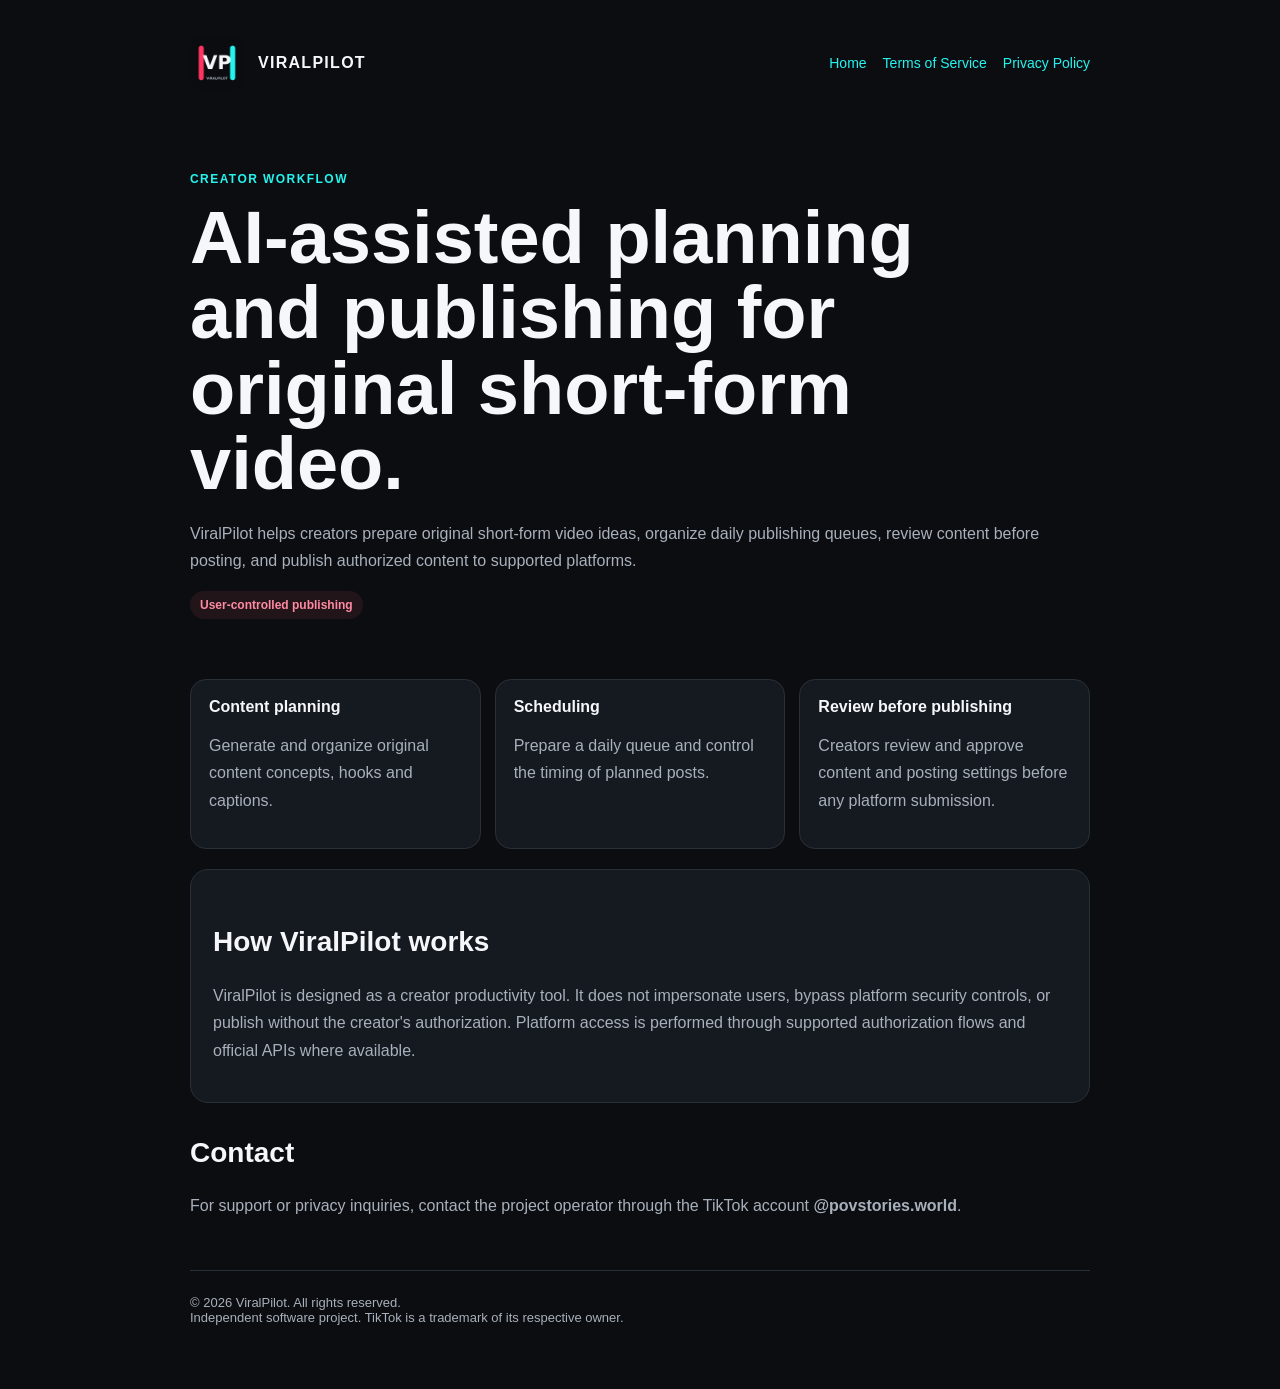
<file: index.html>
<!doctype html><html lang="en"><head><meta charset="utf-8"><meta name="viewport" content="width=device-width,initial-scale=1">
<title>ViralPilot — AI content workflow</title><meta name="description" content="ViralPilot helps creators prepare, schedule and publish original short-form video content.">
<link rel="stylesheet" href="styles.css"><link rel="icon" type="image/png" href="viralpilot_icon_1024.png"></head><body><div class="wrap">
<header><div class="brand"><img src="viralpilot_icon_1024.png" alt="ViralPilot icon"><span>VIRALPILOT</span></div><nav><a href="index.html">Home</a><a href="terms.html">Terms of Service</a><a href="privacy.html">Privacy Policy</a></nav></header>
<main><section class="hero"><div class="eyebrow">Creator workflow</div><h1>AI-assisted planning and publishing for original short-form video.</h1>
<p>ViralPilot helps creators prepare original short-form video ideas, organize daily publishing queues, review content before posting, and publish authorized content to supported platforms.</p>
<div class="badge">User-controlled publishing</div></section>
<section class="grid"><div class="card"><b>Content planning</b><p>Generate and organize original content concepts, hooks and captions.</p></div>
<div class="card"><b>Scheduling</b><p>Prepare a daily queue and control the timing of planned posts.</p></div>
<div class="card"><b>Review before publishing</b><p>Creators review and approve content and posting settings before any platform submission.</p></div></section>
<section class="panel"><h2>How ViralPilot works</h2><p>ViralPilot is designed as a creator productivity tool. It does not impersonate users, bypass platform security controls, or publish without the creator's authorization. Platform access is performed through supported authorization flows and official APIs where available.</p></section>
<section><h2>Contact</h2><p>For support or privacy inquiries, contact the project operator through the TikTok account <b>@povstories.world</b>.</p></section></main>
<footer><div>© 2026 ViralPilot. All rights reserved.</div><div class="small">Independent software project. TikTok is a trademark of its respective owner.</div></footer>
</div></body></html>
</file>
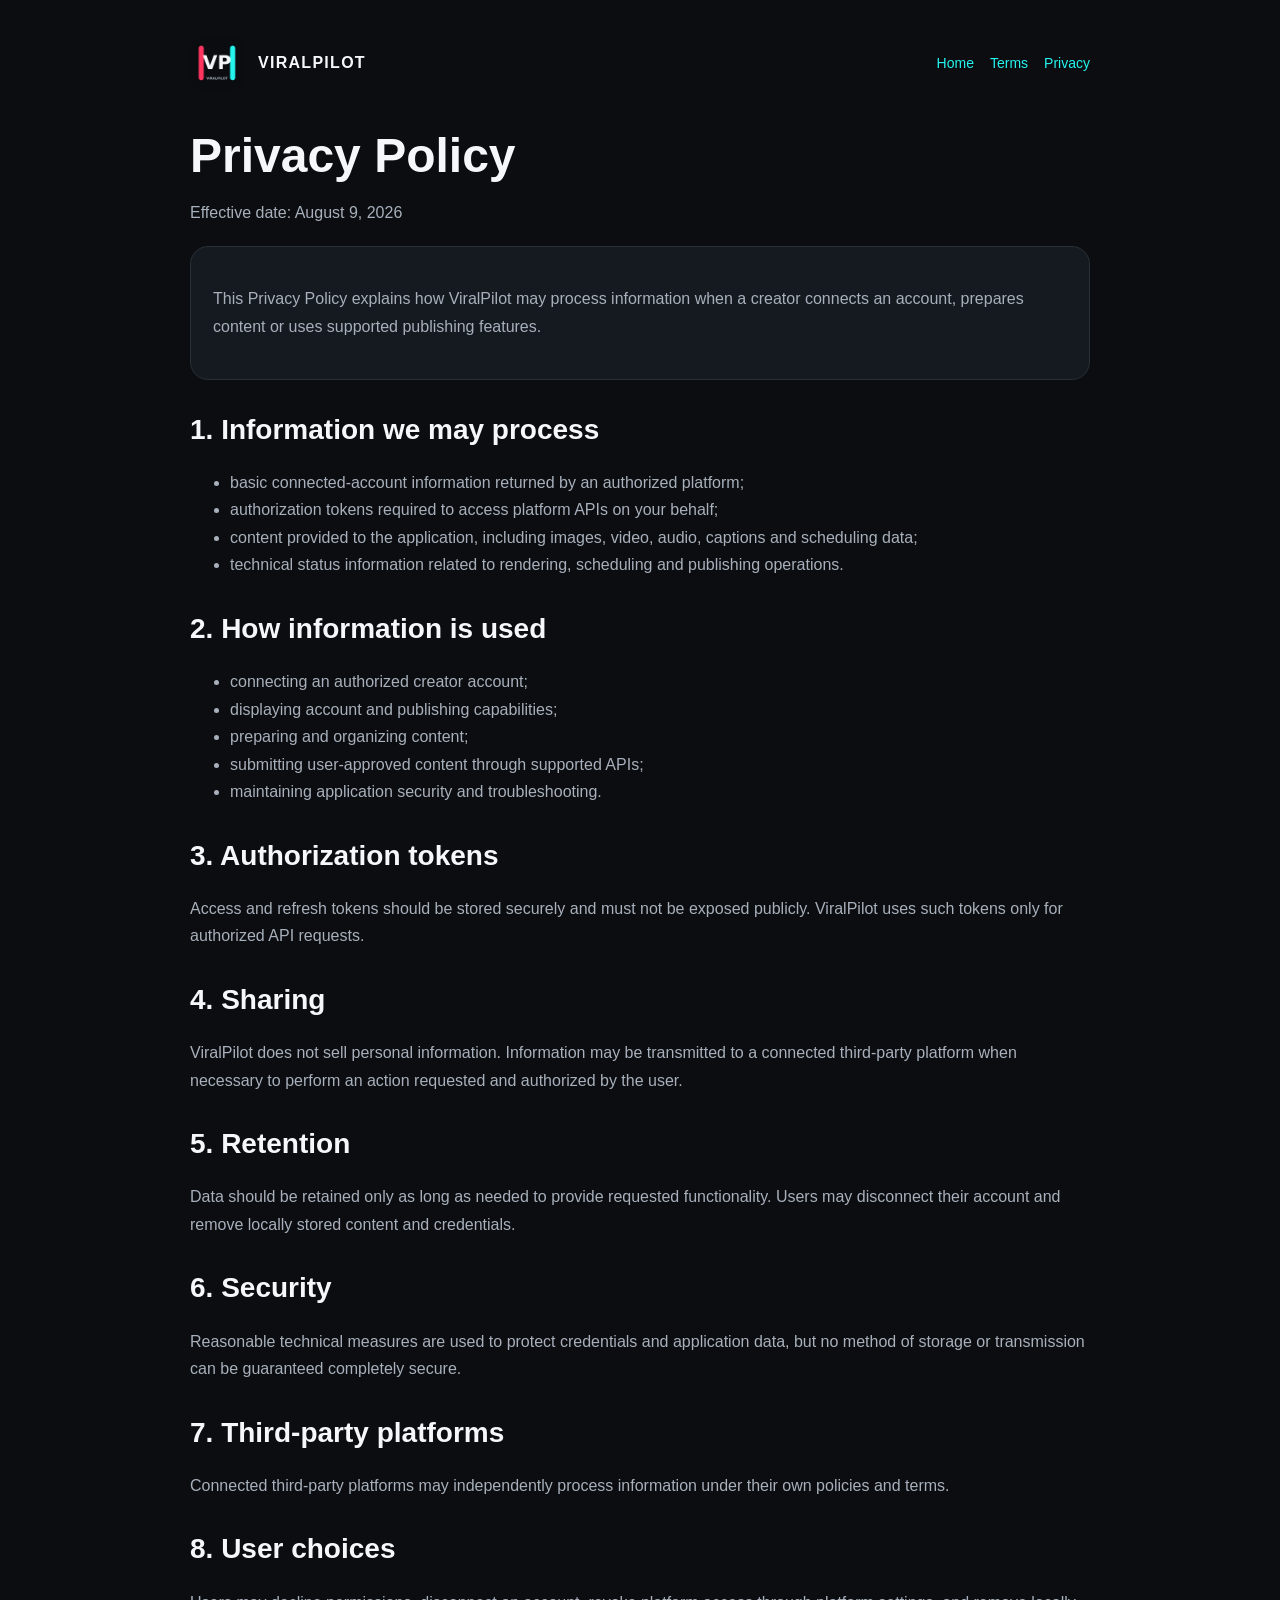
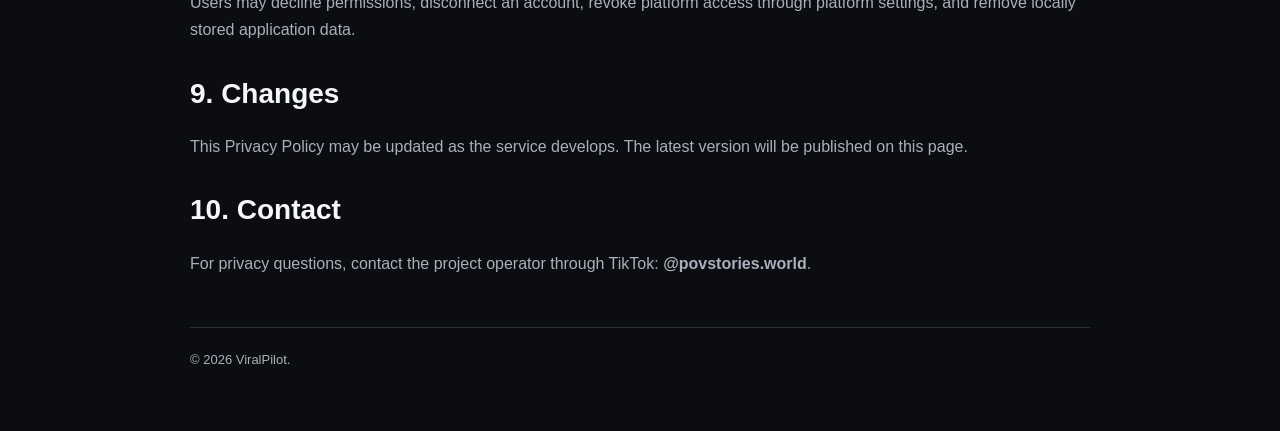
<file: privacy.html>
<!doctype html><html lang="en"><head><meta charset="utf-8"><meta name="viewport" content="width=device-width,initial-scale=1">
<title>Privacy Policy — ViralPilot</title><link rel="stylesheet" href="styles.css"><link rel="icon" href="viralpilot_icon_1024.png"></head><body><div class="wrap">
<header><div class="brand"><img src="viralpilot_icon_1024.png" alt="ViralPilot icon"><span>VIRALPILOT</span></div><nav><a href="index.html">Home</a><a href="terms.html">Terms</a><a href="privacy.html">Privacy</a></nav></header>
<main><h1 style="font-size:48px">Privacy Policy</h1><p>Effective date: August 9, 2026</p>
<div class="panel"><p>This Privacy Policy explains how ViralPilot may process information when a creator connects an account, prepares content or uses supported publishing features.</p></div>
<h2>1. Information we may process</h2><ul><li>basic connected-account information returned by an authorized platform;</li><li>authorization tokens required to access platform APIs on your behalf;</li><li>content provided to the application, including images, video, audio, captions and scheduling data;</li><li>technical status information related to rendering, scheduling and publishing operations.</li></ul>
<h2>2. How information is used</h2><ul><li>connecting an authorized creator account;</li><li>displaying account and publishing capabilities;</li><li>preparing and organizing content;</li><li>submitting user-approved content through supported APIs;</li><li>maintaining application security and troubleshooting.</li></ul>
<h2>3. Authorization tokens</h2><p>Access and refresh tokens should be stored securely and must not be exposed publicly. ViralPilot uses such tokens only for authorized API requests.</p>
<h2>4. Sharing</h2><p>ViralPilot does not sell personal information. Information may be transmitted to a connected third-party platform when necessary to perform an action requested and authorized by the user.</p>
<h2>5. Retention</h2><p>Data should be retained only as long as needed to provide requested functionality. Users may disconnect their account and remove locally stored content and credentials.</p>
<h2>6. Security</h2><p>Reasonable technical measures are used to protect credentials and application data, but no method of storage or transmission can be guaranteed completely secure.</p>
<h2>7. Third-party platforms</h2><p>Connected third-party platforms may independently process information under their own policies and terms.</p>
<h2>8. User choices</h2><p>Users may decline permissions, disconnect an account, revoke platform access through platform settings, and remove locally stored application data.</p>
<h2>9. Changes</h2><p>This Privacy Policy may be updated as the service develops. The latest version will be published on this page.</p>
<h2>10. Contact</h2><p>For privacy questions, contact the project operator through TikTok: <b>@povstories.world</b>.</p></main>
<footer>© 2026 ViralPilot.</footer></div></body></html>
</file>
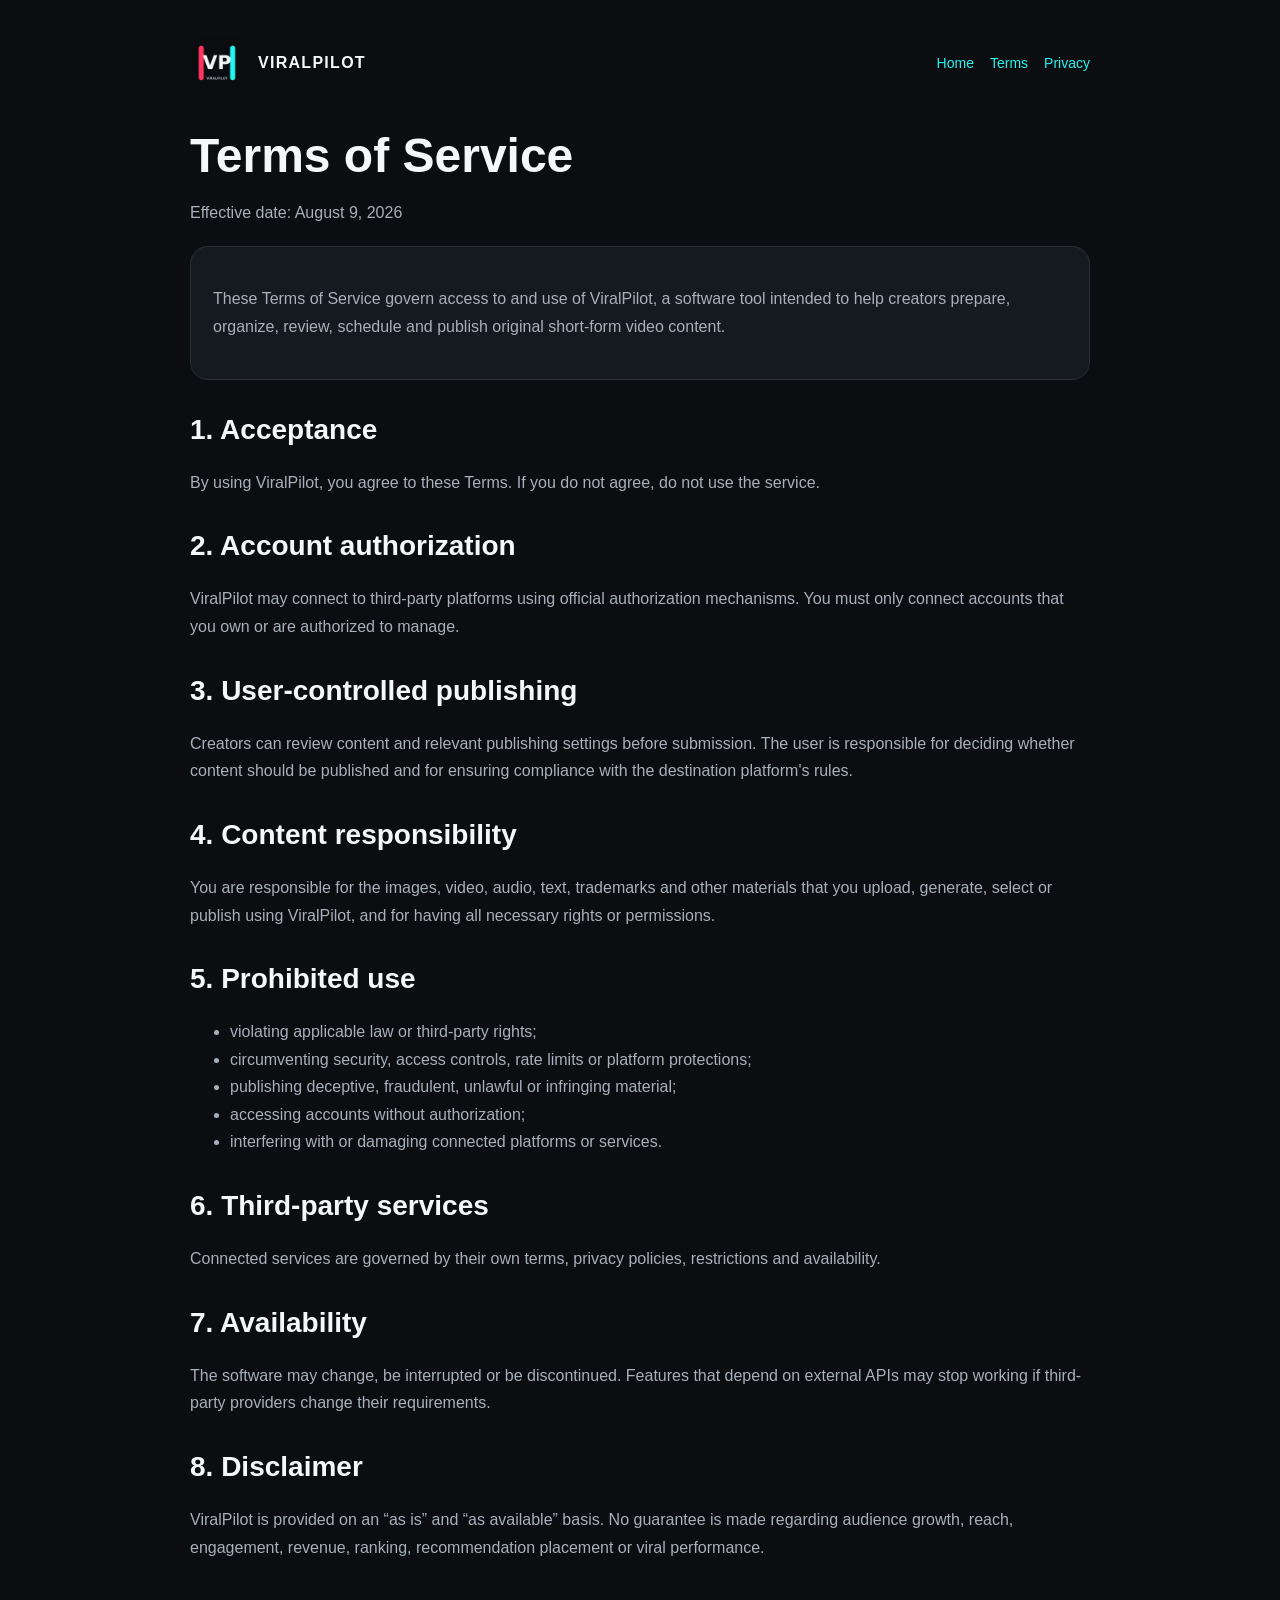
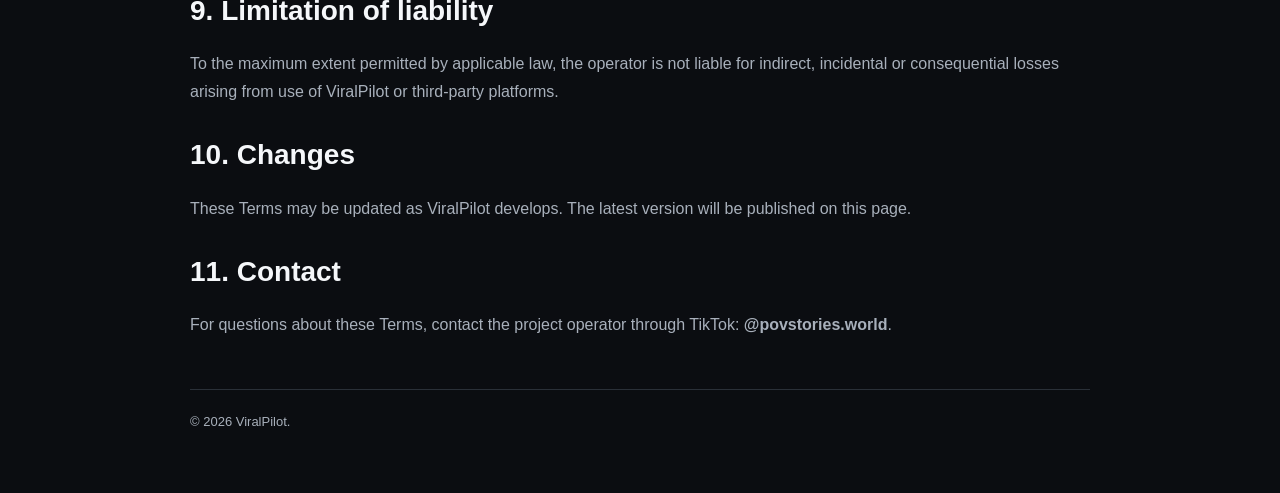
<file: terms.html>
<!doctype html><html lang="en"><head><meta charset="utf-8"><meta name="viewport" content="width=device-width,initial-scale=1">
<title>Terms of Service — ViralPilot</title><link rel="stylesheet" href="styles.css"><link rel="icon" href="viralpilot_icon_1024.png"></head><body><div class="wrap">
<header><div class="brand"><img src="viralpilot_icon_1024.png" alt="ViralPilot icon"><span>VIRALPILOT</span></div><nav><a href="index.html">Home</a><a href="terms.html">Terms</a><a href="privacy.html">Privacy</a></nav></header>
<main><h1 style="font-size:48px">Terms of Service</h1><p>Effective date: August 9, 2026</p>
<div class="panel"><p>These Terms of Service govern access to and use of ViralPilot, a software tool intended to help creators prepare, organize, review, schedule and publish original short-form video content.</p></div>
<h2>1. Acceptance</h2><p>By using ViralPilot, you agree to these Terms. If you do not agree, do not use the service.</p>
<h2>2. Account authorization</h2><p>ViralPilot may connect to third-party platforms using official authorization mechanisms. You must only connect accounts that you own or are authorized to manage.</p>
<h2>3. User-controlled publishing</h2><p>Creators can review content and relevant publishing settings before submission. The user is responsible for deciding whether content should be published and for ensuring compliance with the destination platform's rules.</p>
<h2>4. Content responsibility</h2><p>You are responsible for the images, video, audio, text, trademarks and other materials that you upload, generate, select or publish using ViralPilot, and for having all necessary rights or permissions.</p>
<h2>5. Prohibited use</h2><ul><li>violating applicable law or third-party rights;</li><li>circumventing security, access controls, rate limits or platform protections;</li><li>publishing deceptive, fraudulent, unlawful or infringing material;</li><li>accessing accounts without authorization;</li><li>interfering with or damaging connected platforms or services.</li></ul>
<h2>6. Third-party services</h2><p>Connected services are governed by their own terms, privacy policies, restrictions and availability.</p>
<h2>7. Availability</h2><p>The software may change, be interrupted or be discontinued. Features that depend on external APIs may stop working if third-party providers change their requirements.</p>
<h2>8. Disclaimer</h2><p>ViralPilot is provided on an “as is” and “as available” basis. No guarantee is made regarding audience growth, reach, engagement, revenue, ranking, recommendation placement or viral performance.</p>
<h2>9. Limitation of liability</h2><p>To the maximum extent permitted by applicable law, the operator is not liable for indirect, incidental or consequential losses arising from use of ViralPilot or third-party platforms.</p>
<h2>10. Changes</h2><p>These Terms may be updated as ViralPilot develops. The latest version will be published on this page.</p>
<h2>11. Contact</h2><p>For questions about these Terms, contact the project operator through TikTok: <b>@povstories.world</b>.</p></main>
<footer>© 2026 ViralPilot.</footer></div></body></html>
</file>
<file: styles.css>
:root{--bg:#0b0d11;--panel:#151920;--line:#2a3038;--text:#f5f7fa;--muted:#a8b0bb;--accent:#ff355f;--accent2:#25f4ee}
*{box-sizing:border-box}html,body{margin:0;background:var(--bg);color:var(--text);font-family:Inter,ui-sans-serif,-apple-system,BlinkMacSystemFont,"Segoe UI",Roboto,Arial,sans-serif}
a{color:var(--accent2);text-decoration:none}a:hover{text-decoration:underline}.wrap{max-width:940px;margin:0 auto;padding:28px 20px 64px}
header{display:flex;align-items:center;justify-content:space-between;gap:18px;padding:8px 0 28px}.brand{display:flex;align-items:center;gap:14px;font-weight:800;letter-spacing:.08em}.brand img{width:54px;height:54px;border-radius:14px}
nav{display:flex;gap:16px;flex-wrap:wrap;font-size:14px}.hero{padding:54px 0 36px}.eyebrow{color:var(--accent2);font-weight:700;letter-spacing:.12em;text-transform:uppercase;font-size:12px}
h1{font-size:clamp(38px,7vw,74px);line-height:1.02;margin:14px 0 18px;max-width:800px}h2{margin-top:34px;font-size:28px}p,li{color:var(--muted);line-height:1.72}
.panel{background:var(--panel);border:1px solid var(--line);border-radius:18px;padding:22px;margin:20px 0}.grid{display:grid;grid-template-columns:repeat(3,1fr);gap:14px;margin-top:24px}
.card{background:var(--panel);border:1px solid var(--line);border-radius:16px;padding:18px}.card b{display:block;margin-bottom:7px}.badge{display:inline-block;padding:7px 10px;border-radius:999px;background:#21151a;color:#ff8aa1;font-size:12px;font-weight:700}
footer{margin-top:50px;padding-top:24px;border-top:1px solid var(--line);color:var(--muted);font-size:13px}.small{font-size:13px;color:var(--muted)}
@media(max-width:720px){header{align-items:flex-start;flex-direction:column}.grid{grid-template-columns:1fr}}
</file>
